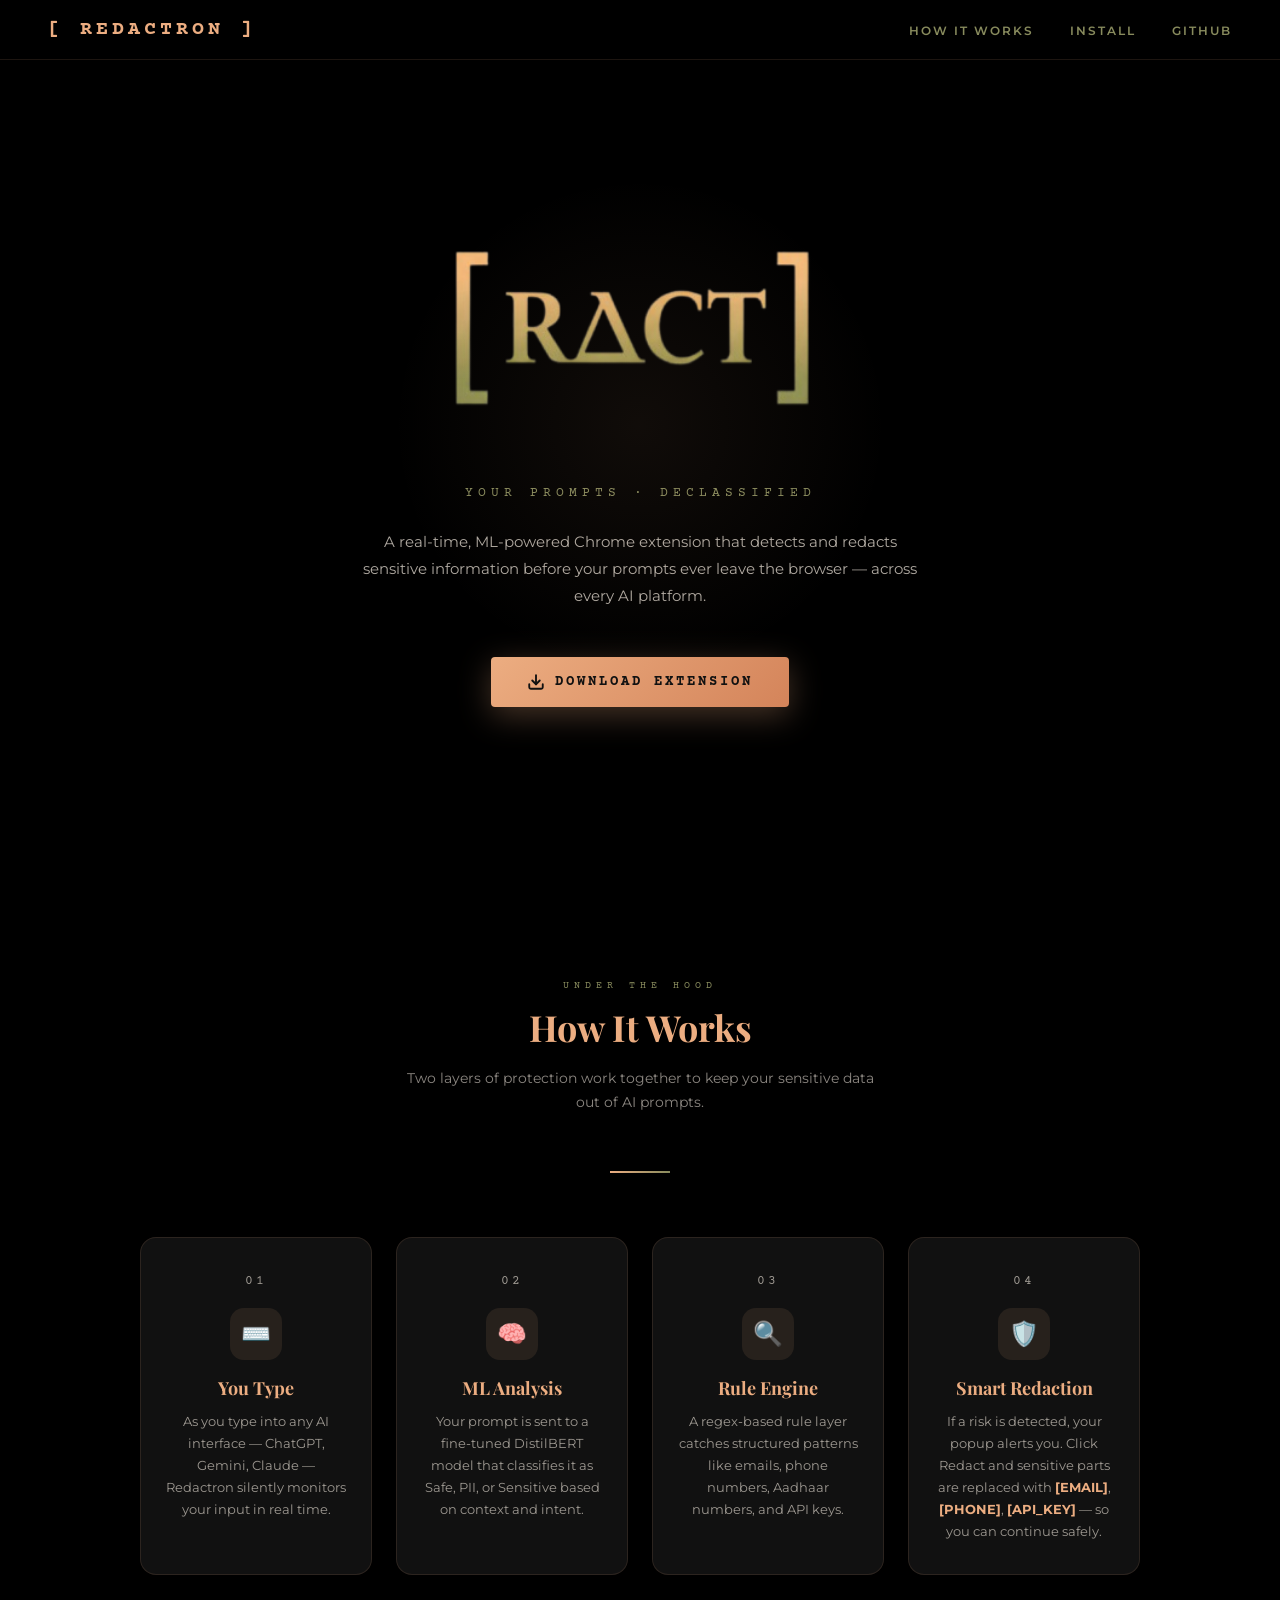
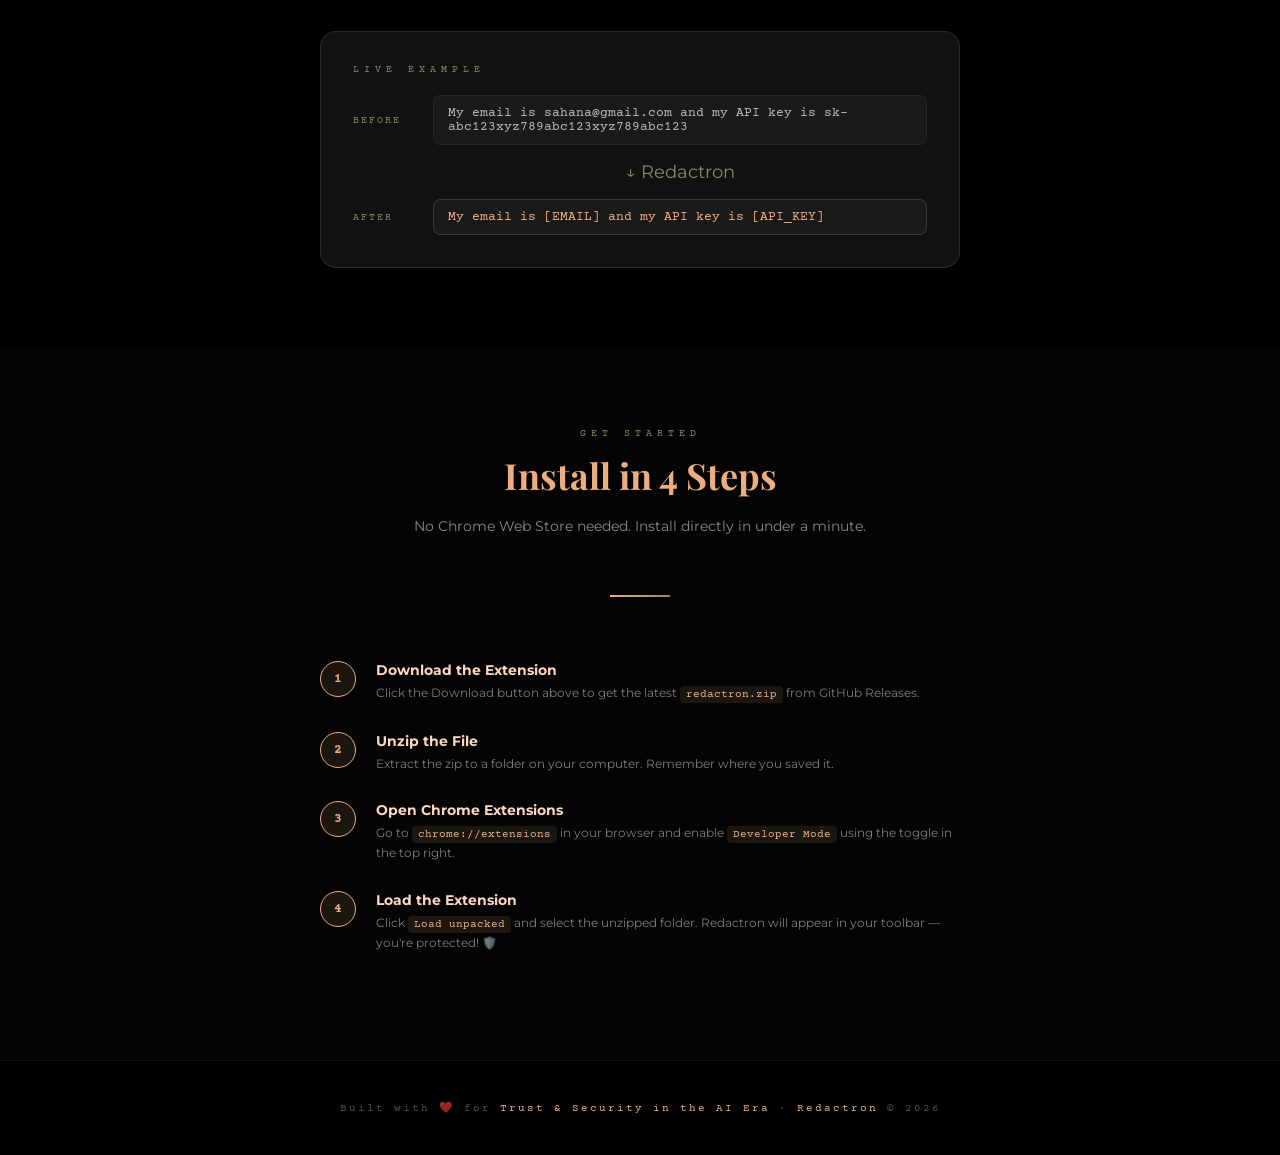
<file: index.html>
<!DOCTYPE html>
<html lang="en">
<head>
  <meta charset="UTF-8"/>
  <meta name="viewport" content="width=device-width, initial-scale=1.0"/>
  <title>Redactron — Your Prompts, Declassified</title>
  <link href="https://fonts.googleapis.com/css2?family=Playfair+Display:wght@700&family=Montserrat:wght@400;500;600;700&family=Courier+Prime:wght@400;700&display=swap" rel="stylesheet"/>
  <style>
    *, *::before, *::after { margin: 0; padding: 0; box-sizing: border-box; }

    :root {
      --bg:        #000000;
      --card:      #111111;
      --orange:    #ECAD81;
      --orange2:   #d4845a;
      --olive:     #888B5D;
      --light:     #FCD7BD;
      --text:      #e8e0d5;
    }

    html { scroll-behavior: smooth; }

    body {
      background: var(--bg);
      color: var(--text);
      font-family: 'Montserrat', sans-serif;
      overflow-x: hidden;
    }

    /* ── NAV ── */
    nav {
      position: fixed;
      top: 0; left: 0; right: 0;
      z-index: 100;
      display: flex;
      align-items: center;
      justify-content: space-between;
      padding: 18px 48px;
      background: rgba(0,0,0,0.88);
      backdrop-filter: blur(12px);
      border-bottom: 1px solid rgba(236,173,129,0.12);
    }

    .nav-logo {
      font-family: 'Courier Prime', monospace;
      font-weight: 700;
      font-size: 20px;
      letter-spacing: 4px;
      color: var(--orange);
    }

    .nav-links a {
      color: var(--olive);
      text-decoration: none;
      font-size: 12px;
      letter-spacing: 2px;
      margin-left: 32px;
      font-weight: 600;
      text-transform: uppercase;
      transition: color 0.3s;
    }

    .nav-links a:hover { color: var(--orange); }

    /* ── HERO ── */
    .hero {
      min-height: 100vh;
      display: flex;
      flex-direction: column;
      align-items: center;
      justify-content: center;
      text-align: center;
      padding: 120px 24px 80px;
      position: relative;
      z-index: 1;
    }

    .hero::after {
      content: "";
      position: absolute;
      width: 500px;
      height: 500px;
      background: radial-gradient(circle, rgba(236,173,129,0.07) 0%, transparent 70%);
      border-radius: 50%;
      top: 50%;
      left: 50%;
      transform: translate(-50%, -55%);
      pointer-events: none;
    }

    .logo-wrap {
      margin-bottom: 32px;
      animation: fadeDown 0.9s ease both;
    }

    @keyframes fadeDown {
      from { opacity: 0; transform: translateY(-24px); }
      to   { opacity: 1; transform: translateY(0); }
    }

    .hero-tagline {
      font-family: 'Courier Prime', monospace;
      font-size: 13px;
      letter-spacing: 5px;
      color: var(--olive);
      text-transform: uppercase;
      margin-bottom: 28px;
      animation: fadeUp 1s 0.2s ease both;
    }

    .hero-desc {
      max-width: 560px;
      font-size: 15px;
      line-height: 1.8;
      color: rgba(232,224,213,0.75);
      margin-bottom: 48px;
      animation: fadeUp 1s 0.35s ease both;
    }

    @keyframes fadeUp {
      from { opacity: 0; transform: translateY(20px); }
      to   { opacity: 1; transform: translateY(0); }
    }

    .btn-download {
      display: inline-flex;
      align-items: center;
      gap: 10px;
      background: linear-gradient(135deg, var(--orange), var(--orange2));
      color: #111;
      font-family: 'Courier Prime', monospace;
      font-weight: 700;
      font-size: 14px;
      letter-spacing: 3px;
      text-transform: uppercase;
      text-decoration: none;
      padding: 16px 36px;
      border-radius: 4px;
      transition: transform 0.25s, box-shadow 0.25s;
      box-shadow: 0 8px 32px rgba(236,173,129,0.3);
      animation: fadeUp 1s 0.5s ease both;
    }

    .btn-download:hover {
      transform: translateY(-3px);
      box-shadow: 0 16px 40px rgba(236,173,129,0.45);
    }

    /* ── DIVIDER ── */
    .divider {
      width: 60px;
      height: 2px;
      background: linear-gradient(90deg, var(--orange), var(--olive));
      margin: 0 auto 64px;
    }

    section {
      position: relative;
      z-index: 1;
      padding: 80px 24px;
    }

    .section-label {
      font-family: 'Courier Prime', monospace;
      font-size: 10px;
      letter-spacing: 5px;
      color: var(--olive);
      text-transform: uppercase;
      text-align: center;
      margin-bottom: 12px;
    }

    .section-title {
      font-family: 'Playfair Display', serif;
      font-size: 36px;
      color: var(--orange);
      text-align: center;
      margin-bottom: 16px;
    }

    .section-sub {
      text-align: center;
      color: rgba(232,224,213,0.6);
      font-size: 14px;
      max-width: 480px;
      margin: 0 auto 56px;
      line-height: 1.7;
    }

    /* ── HOW IT WORKS ── */
    .steps {
      display: grid;
      grid-template-columns: repeat(auto-fit, minmax(220px, 1fr));
      gap: 24px;
      max-width: 1000px;
      margin: 0 auto;
    }

    .step-card {
      background: var(--card);
      border: 1px solid rgba(236,173,129,0.12);
      border-radius: 16px;
      padding: 32px 24px;
      text-align: center;
      transition: transform 0.3s, border-color 0.3s;
      position: relative;
      overflow: hidden;
    }

    .step-card::before {
      content: "";
      position: absolute;
      top: 0; left: 0; right: 0;
      height: 2px;
      background: linear-gradient(90deg, var(--orange), var(--olive));
      opacity: 0;
      transition: opacity 0.3s;
    }

    .step-card:hover { transform: translateY(-6px); border-color: rgba(236,173,129,0.3); }
    .step-card:hover::before { opacity: 1; }

    .step-number {
      font-family: 'Courier Prime', monospace;
      font-size: 11px;
      letter-spacing: 3px;
      color: var(--olive);
      margin-bottom: 16px;
    }

    .step-icon {
      width: 52px;
      height: 52px;
      background: rgba(236,173,129,0.1);
      border-radius: 14px;
      display: flex;
      align-items: center;
      justify-content: center;
      margin: 0 auto 16px;
      font-size: 24px;
    }

    .step-card h3 {
      font-family: 'Playfair Display', serif;
      font-size: 18px;
      color: var(--orange);
      margin-bottom: 10px;
    }

    .step-card p {
      font-size: 13px;
      color: rgba(232,224,213,0.65);
      line-height: 1.7;
    }

    /* ── DEMO ── */
    .demo-wrap {
      max-width: 640px;
      margin: 0 auto;
      background: var(--card);
      border: 1px solid rgba(236,173,129,0.15);
      border-radius: 16px;
      padding: 32px;
    }

    .demo-row {
      display: flex;
      align-items: center;
      gap: 16px;
      margin-bottom: 16px;
    }

    .demo-row:last-child { margin-bottom: 0; }

    .demo-label {
      font-family: 'Courier Prime', monospace;
      font-size: 10px;
      letter-spacing: 2px;
      color: var(--olive);
      width: 64px;
      flex-shrink: 0;
    }

    .demo-text {
      font-family: 'Courier Prime', monospace;
      font-size: 13px;
      background: rgba(255,255,255,0.04);
      border-radius: 8px;
      padding: 10px 14px;
      flex: 1;
      color: rgba(232,224,213,0.8);
      border: 1px solid rgba(255,255,255,0.06);
    }

    .demo-text.redacted {
      color: var(--orange);
      border-color: rgba(236,173,129,0.2);
    }

    .demo-arrow { color: var(--olive); font-size: 18px; }

    /* ── INSTALL ── */
    .install-steps {
      max-width: 640px;
      margin: 0 auto;
    }

    .install-step {
      display: flex;
      gap: 20px;
      margin-bottom: 28px;
      align-items: flex-start;
    }

    .install-num {
      width: 36px;
      height: 36px;
      border-radius: 50%;
      background: rgba(236,173,129,0.1);
      border: 1.5px solid var(--orange);
      display: flex;
      align-items: center;
      justify-content: center;
      font-family: 'Courier Prime', monospace;
      font-size: 13px;
      color: var(--orange);
      flex-shrink: 0;
      font-weight: 700;
    }

    .install-text h4 {
      font-size: 14px;
      font-weight: 700;
      color: var(--light);
      margin-bottom: 4px;
    }

    .install-text p {
      font-size: 12px;
      color: rgba(232,224,213,0.55);
      line-height: 1.6;
    }

    .install-text code {
      font-family: 'Courier Prime', monospace;
      background: rgba(236,173,129,0.1);
      color: var(--orange);
      padding: 2px 6px;
      border-radius: 4px;
      font-size: 11px;
    }

    /* ── FOOTER ── */
    footer {
      position: relative;
      z-index: 1;
      text-align: center;
      padding: 40px 24px;
      border-top: 1px solid rgba(236,173,129,0.08);
      font-family: 'Courier Prime', monospace;
      font-size: 11px;
      letter-spacing: 2px;
      color: rgba(136,139,93,0.6);
    }

    footer span { color: var(--orange); }
  </style>
</head>
<body>

<!-- NAV -->
<nav>
  <div class="nav-logo">[ REDACTRON ]</div>
  <div class="nav-links">
    <a href="#how-it-works">How It Works</a>
    <a href="#install">Install</a>
    <a href="https://github.com/Sahana240107/Redactron" target="_blank">GitHub</a>
  </div>
</nav>

<!-- HERO -->
<section class="hero">

  <!-- UPLOADED LOGO IMAGE -->
  <div class="logo-wrap">
    <img src="logo.png" alt="Redactron Logo" style="width: 420px;height:px max-width: 90vw;"/>
  </div>

  <p class="hero-tagline">Your Prompts · Declassified</p>
  <p class="hero-desc">
    A real-time, ML-powered Chrome extension that detects and redacts sensitive information before your prompts ever leave the browser — across every AI platform.
  </p>

  <a class="btn-download" href="https://github.com/Sahana240107/Redactron/releases/latest/download/redactron.zip">
    <svg width="18" height="18" viewBox="0 0 24 24" fill="none" stroke="currentColor" stroke-width="2.5" stroke-linecap="round" stroke-linejoin="round">
      <path d="M21 15v4a2 2 0 0 1-2 2H5a2 2 0 0 1-2-2v-4"/>
      <polyline points="7 10 12 15 17 10"/>
      <line x1="12" y1="15" x2="12" y2="3"/>
    </svg>
    Download Extension
  </a>

</section>

<!-- HOW IT WORKS -->
<section id="how-it-works">
  <p class="section-label">Under the Hood</p>
  <h2 class="section-title">How It Works</h2>
  <p class="section-sub">Two layers of protection work together to keep your sensitive data out of AI prompts.</p>
  <div class="divider"></div>

  <div class="steps">
    <div class="step-card">
      <p class="step-number">01</p>
      <div class="step-icon">⌨️</div>
      <h3>You Type</h3>
      <p>As you type into any AI interface — ChatGPT, Gemini, Claude — Redactron silently monitors your input in real time.</p>
    </div>
    <div class="step-card">
      <p class="step-number">02</p>
      <div class="step-icon">🧠</div>
      <h3>ML Analysis</h3>
      <p>Your prompt is sent to a fine-tuned DistilBERT model that classifies it as Safe, PII, or Sensitive based on context and intent.</p>
    </div>
    <div class="step-card">
      <p class="step-number">03</p>
      <div class="step-icon">🔍</div>
      <h3>Rule Engine</h3>
      <p>A regex-based rule layer catches structured patterns like emails, phone numbers, Aadhaar numbers, and API keys.</p>
    </div>
    <div class="step-card">
      <p class="step-number">04</p>
      <div class="step-icon">🛡️</div>
      <h3>Smart Redaction</h3>
      <p>If a risk is detected, your popup alerts you. Click Redact and sensitive parts are replaced with <strong style="color:var(--orange)">[EMAIL]</strong>, <strong style="color:var(--orange)">[PHONE]</strong>, <strong style="color:var(--orange)">[API_KEY]</strong> — so you can continue safely.</p>
    </div>
  </div>

  <!-- Demo block -->
  <div class="demo-wrap" style="margin-top: 56px;">
    <p class="section-label" style="text-align:left; margin-bottom:20px;">Live Example</p>
    <div class="demo-row">
      <span class="demo-label">BEFORE</span>
      <span class="demo-text">My email is sahana@gmail.com and my API key is sk-abc123xyz789abc123xyz789abc123</span>
    </div>
    <div class="demo-row" style="justify-content:center; margin: 0 0 16px 80px;">
      <span class="demo-arrow">↓ Redactron</span>
    </div>
    <div class="demo-row">
      <span class="demo-label">AFTER</span>
      <span class="demo-text redacted">My email is [EMAIL] and my API key is [API_KEY]</span>
    </div>
  </div>
</section>

<!-- INSTALL -->
<section id="install" style="background: rgba(255,255,255,0.015);">
  <p class="section-label">Get Started</p>
  <h2 class="section-title">Install in 4 Steps</h2>
  <p class="section-sub">No Chrome Web Store needed. Install directly in under a minute.</p>
  <div class="divider"></div>

  <div class="install-steps">
    <div class="install-step">
      <div class="install-num">1</div>
      <div class="install-text">
        <h4>Download the Extension</h4>
        <p>Click the Download button above to get the latest <code>redactron.zip</code> from GitHub Releases.</p>
      </div>
    </div>
    <div class="install-step">
      <div class="install-num">2</div>
      <div class="install-text">
        <h4>Unzip the File</h4>
        <p>Extract the zip to a folder on your computer. Remember where you saved it.</p>
      </div>
    </div>
    <div class="install-step">
      <div class="install-num">3</div>
      <div class="install-text">
        <h4>Open Chrome Extensions</h4>
        <p>Go to <code>chrome://extensions</code> in your browser and enable <code>Developer Mode</code> using the toggle in the top right.</p>
      </div>
    </div>
    <div class="install-step">
      <div class="install-num">4</div>
      <div class="install-text">
        <h4>Load the Extension</h4>
        <p>Click <code>Load unpacked</code> and select the unzipped folder. Redactron will appear in your toolbar — you're protected! 🛡️</p>
      </div>
    </div>
  </div>
</section>

<!-- FOOTER -->
<footer>
  Built with ❤️ for <span>Trust &amp; Security in the AI Era</span> · <span>Redactron</span> © 2026
</footer>

</body>
</html>
</file>
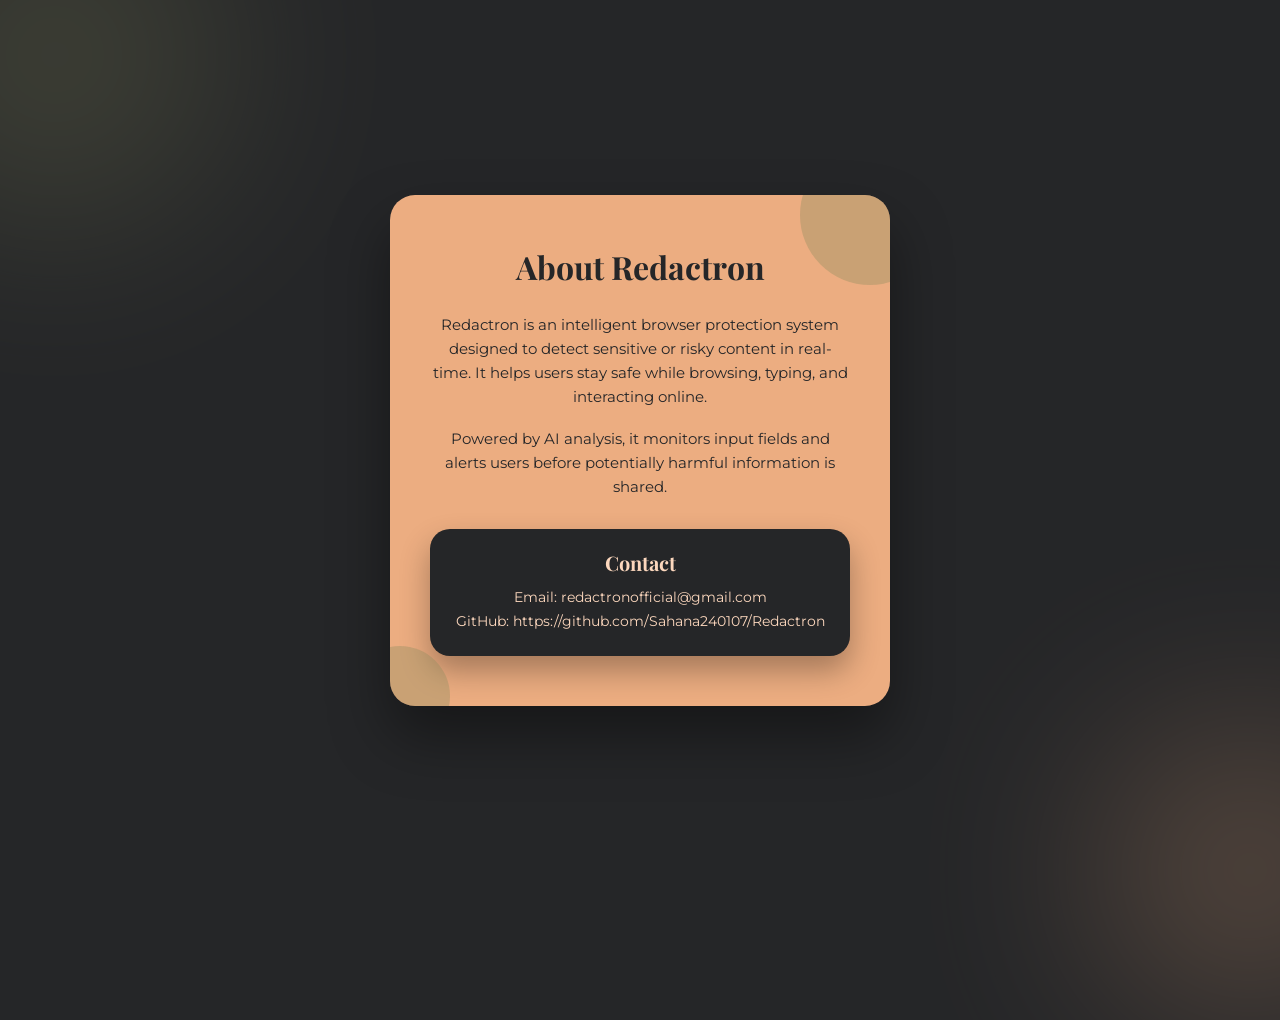
<file: ai_firewall_extension/about.html>
<!DOCTYPE html>
<html>
<head>
  <meta charset="UTF-8">
  <title>About - Redactron</title>
  <link rel="stylesheet" href="about.css">
</head>
<body>

<div class="about-wrapper">

  <div class="about-card">

    <h1>About Redactron</h1>

    <p class="about-text">
      Redactron is an intelligent browser protection system designed to 
      detect sensitive or risky content in real-time. 
      It helps users stay safe while browsing, typing, and interacting online.
    </p>

    <p class="about-text">
      Powered by AI analysis, it monitors input fields and alerts users 
      before potentially harmful information is shared.
    </p>
    <div class="contact-panel" id="contactPanel">
      <h3>Contact</h3>
      <p>Email: redactronofficial@gmail.com</p>
      <p>GitHub: https://github.com/Sahana240107/Redactron</p>
    </div>

  </div>

</div>

</body>
</html>
</file>
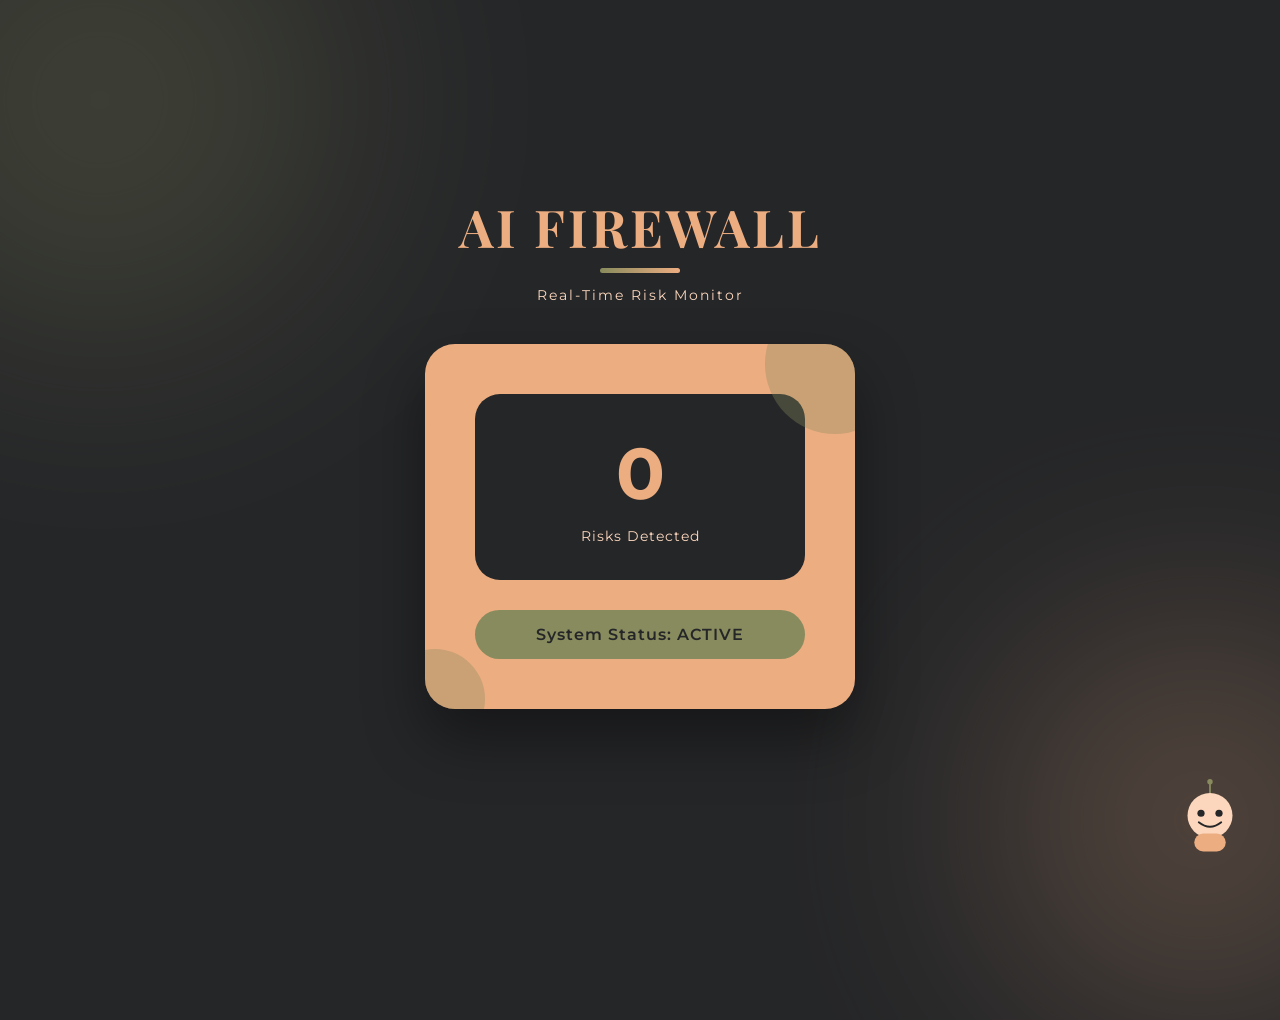
<file: ai_firewall_extension/dashboard.html>
<!DOCTYPE html>
<html>
<head>
  <meta charset="UTF-8">
  <title>Redactron:Because "Ctrl+Z" won't delete it from the cloud</title>
  <link rel="stylesheet" href="dashboard.css">
</head>

<body>

<!-- Floating AI Buddy -->
<div class="ai-buddy" id="aiBuddy">
  <svg viewBox="0 0 200 200" width="100%" height="100%">
    <circle cx="100" cy="90" r="50" fill="#FCD7BD"/>
    <circle cx="80" cy="85" r="8" fill="#252628"/>
    <circle cx="120" cy="85" r="8" fill="#252628"/>
    <path d="M75 105 Q100 125 125 105"
          stroke="#252628"
          stroke-width="4"
          fill="transparent"
          stroke-linecap="round"/>
    <line x1="100" y1="40" x2="100" y2="20"
          stroke="#888B5D"
          stroke-width="4"/>
    <circle cx="100" cy="15" r="6" fill="#888B5D"/>
    <rect x="65" y="130" width="70" height="40" rx="20" fill="#ECAD81"/>
  </svg>
</div>

<!-- Contact Popup -->
<div class="contact-panel" id="contactPanel">
  <h3>Curious who built this digital bodyguard? </h3>
  <p class="mini-text">
    We promise we’re friendlier than the firewall looks.
  </p>
  <a href="about.html" class="about-btn">
     Meet The Humans Behind The AI
  </a>
</div>

<div class="page">

  <div class="main-title">
    <h1>AI Firewall</h1>
    <p class="subtitle">Real-Time Risk Monitor</p>
  </div>

  <div class="glass-card">
    <div class="risk-box">
      <div class="risk-number">0</div>
      <div class="risk-label">Risks Detected</div>
    </div>

    <div class="status">
      <span>System Status: ACTIVE</span>
    </div>
  </div>

</div>

<!-- External JS file -->
<script src="dashboard.js"></script>

</body>
</html>
</file>
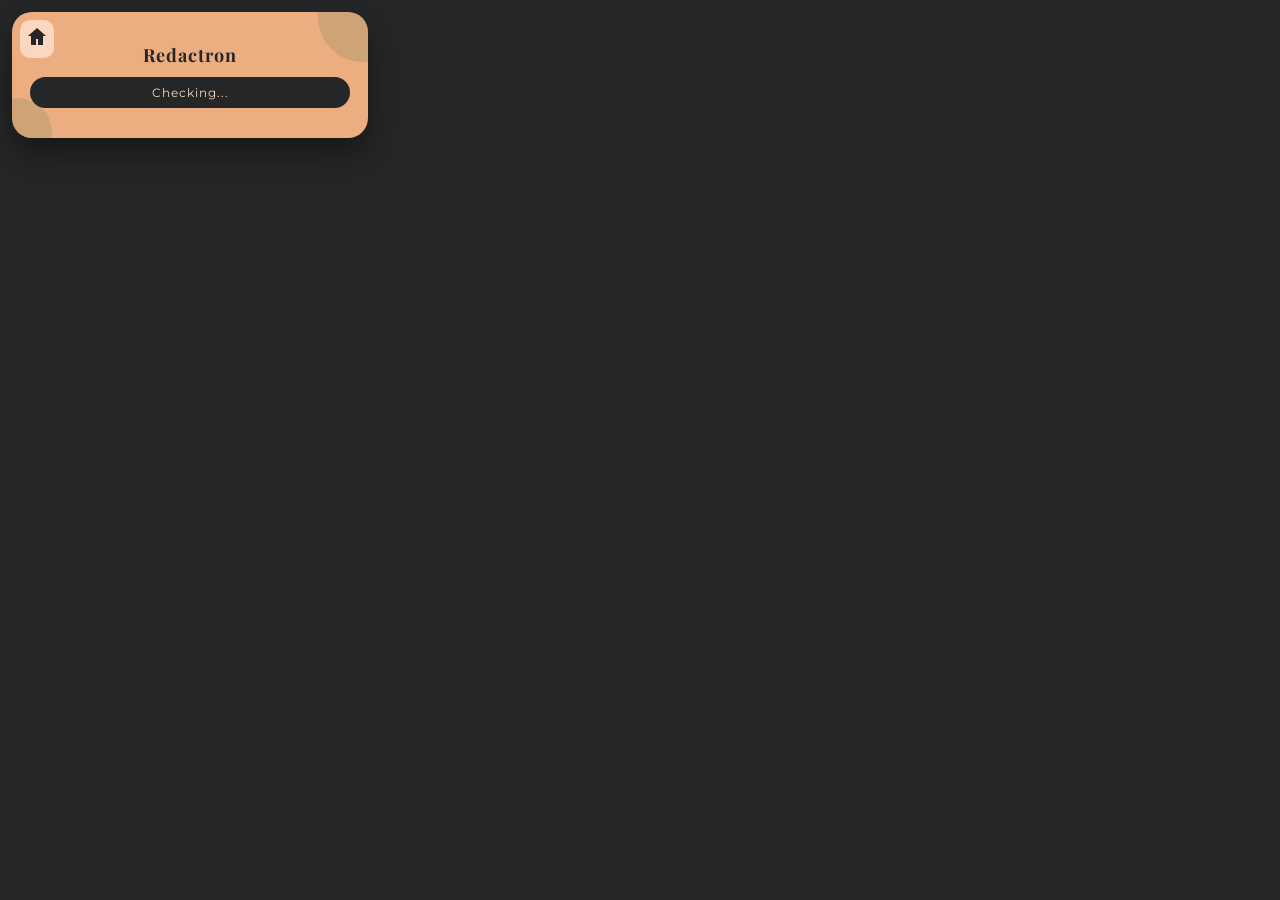
<file: ai_firewall_extension/popup.html>
<!DOCTYPE html>
<html>
<head>
  <meta charset="UTF-8">
  <title>AI Firewall</title>
  <link rel="stylesheet" href="popup.css">
</head>
<body>

<div class="popup-wrapper">
  <div class="popup-card">

    <div class="homeicon" id="homeBtn">
      <svg viewBox="0 0 24 24" width="24" height="24" fill="#252628">
        <path d="M12 3l9 8h-3v9h-5v-6H11v6H6v-9H3l9-8z"/>
      </svg>
    </div>

    <h2>Redactron</h2>

    <div class="risk-status" id="riskStatus">
      Checking...
    </div>

    <!-- Only visible when BLOCK is detected -->
    <button id="redactBtn" style="display:none; margin-top:6px; padding:6px 16px; border-radius:12px; border:none; background:#252628; color:#ECAD81; font-family:'Montserrat',sans-serif; font-size:12px; font-weight:600; letter-spacing:1px; cursor:pointer;">
      Redact &amp; Continue
    </button>

  </div>
</div>

<script src="popup.js"></script>

</body>
</html>
</file>
<file: ai_firewall_extension/about.css>
@import url('https://fonts.googleapis.com/css2?family=Playfair+Display:wght@700&family=Montserrat:wght@500&display=swap');

* {
  margin: 0;
  padding: 0;
  box-sizing: border-box;
}

body {
  background: #252628;
  font-family: 'Montserrat', sans-serif;
  display: flex;
  justify-content: center;
  align-items: center;
  height: 100vh;
  position: relative;
  overflow: hidden;
}

/* Background Glow */
body::before,
body::after {
  content: "";
  position: absolute;
  border-radius: 50%;
  filter: blur(100px);
  opacity: 0.25;
  z-index: 0;
}

body::before {
  width: 350px;
  height: 350px;
  background: #888B5D;
  top: -120px;
  left: -120px;
}

body::after {
  width: 300px;
  height: 300px;
  background: #ECAD81;
  bottom: -120px;
  right: -120px;
}

/* Wrapper */
.about-wrapper {
  z-index: 1;
  width: 100%;
  display: flex;
  justify-content: center;
}

/* Main Card */
.about-card {
  width: 500px;
  background: #ECAD81;
  padding: 50px 40px;
  border-radius: 25px;
  box-shadow: 0 30px 60px rgba(0,0,0,0.4);
  text-align: center;
  position: relative;
  overflow: hidden;
}

/* Decorative Olive Spots */
.about-card::before,
.about-card::after {
  content: "";
  position: absolute;
  border-radius: 50%;
  background: #888B5D;
  opacity: 0.35;
}

.about-card::before {
  width: 140px;
  height: 140px;
  top: -50px;
  right: -50px;
}

.about-card::after {
  width: 100px;
  height: 100px;
  bottom: -40px;
  left: -40px;
}

/* Title */
.about-card h1 {
  font-family: 'Playfair Display', serif;
  font-size: 32px;
  color: #252628;
  margin-bottom: 25px;
}

/* Text */
.about-text {
  color: #252628;
  font-size: 15px;
  margin-bottom: 18px;
  line-height: 1.6;
}

/* Contact Panel */
.contact-panel {
  margin-top: 30px;
  padding: 20px;
  background: #252628;
  border-radius: 20px;
  color: #FCD7BD;
  box-shadow: 0 15px 30px rgba(0,0,0,0.3);
}

.contact-panel h3 {
  margin-bottom: 12px;
  font-family: 'Playfair Display', serif;
  font-size: 20px;
}

.contact-panel p {
  font-size: 14px;
  margin: 6px 0;
}
</file>
<file: ai_firewall_extension/dashboard.css>
/* ===== GOOGLE FONTS ===== */
@import url('https://fonts.googleapis.com/css2?family=Playfair+Display:wght@700&family=Montserrat:wght@500&display=swap');

/* ===== RESET ===== */
* {
  margin: 0;
  padding: 0;
  box-sizing: border-box;
  font-family: 'Montserrat', sans-serif;
}

/* ===== BODY ===== */
body {
  height: 100vh;
  background: #252628;
  display: flex;
  justify-content: center;
  align-items: center;
  position: relative;
  overflow: hidden;
}

/* Background Glow Spots */
body::before,
body::after {
  content: "";
  position: absolute;
  border-radius: 50%;
  filter: blur(120px);
  opacity: 0.25;
  z-index: 0;
}

body::before {
  width: 500px;
  height: 500px;
  background: #888B5D;
  top: -150px;
  left: -150px;
}

body::after {
  width: 400px;
  height: 400px;
  background: #ECAD81;
  bottom: -120px;
  right: -120px;
}

/* ===== PAGE LAYOUT ===== */
.page {
  display: flex;
  flex-direction: column;
  align-items: center;
  gap: 40px;
  position: relative;
  z-index: 1;
}

/* ===== TITLE OUTSIDE BOX ===== */
.main-title {
  text-align: center;
}

.main-title h1 {
  font-family: 'Playfair Display', serif;
  font-size: 52px;
  letter-spacing: 3px;
  color: #ECAD81;
  position: relative;
  text-transform: uppercase;
}

/* Stylish underline bar */
.main-title h1::after {
  content: "";
  position: absolute;
  left: 50%;
  bottom: -12px;
  transform: translateX(-50%);
  width: 80px;
  height: 5px;
  border-radius: 10px;
  background: linear-gradient(90deg, #888B5D, #ECAD81);
}

/* Subtitle */
.main-title .subtitle {
  margin-top: 25px;
  font-size: 14px;
  letter-spacing: 2px;
  color: #FCD7BD;
}

/* ===== MAIN CARD ===== */
.glass-card {
  width: 430px;
  padding: 50px;
  border-radius: 30px;
  background: #ECAD81;
  text-align: center;
  box-shadow: 0 30px 60px rgba(0,0,0,0.4);
  position: relative;
  overflow: hidden;
}

/* Decorative green spots inside card */
.glass-card::before,
.glass-card::after {
  content: "";
  position: absolute;
  border-radius: 50%;
  background: #888B5D;
  opacity: 0.35;
}

.glass-card::before {
  width: 140px;
  height: 140px;
  top: -50px;
  right: -50px;
}

.glass-card::after {
  width: 100px;
  height: 100px;
  bottom: -40px;
  left: -40px;
}

/* ===== RISK BOX ===== */
.risk-box {
  background: #252628;
  padding: 35px;
  border-radius: 25px;
  margin-bottom: 30px;
}

.risk-number {
  font-size: 72px;
  font-weight: bold;
  color: #ECAD81;
}

.risk-label {
  font-size: 14px;
  margin-top: 10px;
  color: #FCD7BD;
  letter-spacing: 1px;
}

/* ===== BUTTON WITH FILL ANIMATION ===== */
.status {
  position: relative;
  padding: 15px;
  border-radius: 25px;
  background: #888B5D;
  cursor: pointer;
  overflow: hidden;
  font-weight: 600;
  color: #252628;
  letter-spacing: 1px;
}

.status::before {
  content: "";
  position: absolute;
  top: 0;
  left: 0;
  height: 100%;
  width: 0%;
  background: #FCD7BD;
  transition: width 0.4s ease;
  z-index: 0;
}

.status:hover::before {
  width: 100%;
}

.status span {
  position: relative;
  z-index: 1;
}
/* Wrapper to align title + character */
.title-wrapper {
  display: flex;
  align-items: center;
  gap: 20px;
  justify-content: center;
}

/* Floating AI Buddy */
.ai-buddy {
  position: fixed;
  bottom: 25px;
  right: 25px;
  width: 90px;
  height: 110px;
  cursor: pointer;
  animation: float 4s ease-in-out infinite;
  z-index: 10;
  transition: transform 0.3s ease;
}

.ai-buddy:hover {
  transform: scale(1.1);
}

@keyframes float {
  0% { transform: translateY(0px); }
  50% { transform: translateY(-8px); }
  100% { transform: translateY(0px); }
}

/* Contact Popup Hidden State */
.contact-panel {
  position: fixed;
  bottom: 150px;
  right: 30px;
  width: 260px;
  padding: 20px;
  background: #252628;
  border-radius: 20px;
  color: #FCD7BD;
  box-shadow: 0 20px 40px rgba(0,0,0,0.4);
  text-align: center;
  transform: translateY(20px);
  opacity: 0;
  pointer-events: none;
  transition: all 0.3s ease;
  z-index: 9;
}

/* When Active */
.contact-panel.show {
  transform: translateY(0);
  opacity: 1;
  pointer-events: auto;
}

.contact-panel h3 {
  font-family: 'Playfair Display', serif;
  font-size: 16px;
  margin-bottom: 8px;
}

.mini-text {
  font-size: 12px;
  opacity: 0.8;
  margin-bottom: 14px;
}

/* About Button */
.about-btn {
  display: inline-block;
  padding: 8px 16px;
  background: #ECAD81;
  color: #252628;
  border-radius: 18px;
  text-decoration: none;
  font-size: 12px;
  font-weight: 600;
  transition: all 0.3s ease;
}

.about-btn:hover {
  background: #888B5D;
  color: #FCD7BD;
  transform: scale(1.05);
}
</file>
<file: ai_firewall_extension/popup.css>
@import url('https://fonts.googleapis.com/css2?family=Playfair+Display:wght@700&family=Montserrat:wght@500&display=swap');

* {
  margin: 0;
  padding: 0;
  box-sizing: border-box;
}

html, body {
  width: 380px;
  height: 150px;
}

body {
  background: #252628;
  display: flex;
  justify-content: center;
  align-items: center;
  font-family: 'Montserrat', sans-serif;
}

/* Wrapper */
.popup-wrapper {
  width: 380px;
  height: 150px;
  display: flex;
  justify-content: center;
  align-items: center;
  padding: 12px;
}

/* Main Card */
.popup-card {
  width: 100%;
  height: 100%;
  padding: 14px 18px;
  background: #ECAD81;
  border-radius: 20px;
  text-align: center;
  position: relative;
  box-shadow: 0 15px 30px rgba(0,0,0,0.4);
  overflow: hidden;
  display: flex;
  flex-direction: column;
  justify-content: center;
  gap: 10px;
}

/* Decorative Spots */
.popup-card::before,
.popup-card::after {
  content: "";
  position: absolute;
  border-radius: 50%;
  background: #888B5D;
  opacity: 0.3;
}

.popup-card::before {
  width: 90px;
  height: 90px;
  top: -40px;
  right: -40px;
}

.popup-card::after {
  width: 70px;
  height: 70px;
  bottom: -30px;
  left: -30px;
}

/* HOME ICON */
.homeicon {
  position: absolute;
  top: 8px;
  left: 8px;
  background: #FCD7BD;
  padding: 5px;
  border-radius: 10px;
  cursor: pointer;
  transition: all 0.3s ease;
}

.homeicon:hover {
  background: #888B5D;
  transform: scale(1.05);
}

/* Title */
.popup-card h2 {
  font-family: 'Playfair Display', serif;
  font-size: 18px;
  color: #252628;
  margin: 0;
  letter-spacing: 1px;
}

/* Risk Status */
.risk-status {
  padding: 8px;
  border-radius: 18px;
  background: #252628;
  color: #FCD7BD;
  font-size: 12px;
  letter-spacing: 1px;
  position: relative;
  z-index: 2;
}

/* SAFE */
.risk-status.safe {
  border: 2px solid #888B5D;
}

/* DANGER */
.risk-status.danger {
  color: #ECAD81;
  border: 2px solid #ECAD81;
  animation: pulse 1.5s infinite;
}

@keyframes pulse {
  0%   { box-shadow: 0 0 0px rgba(236,173,129,0.6); }
  50%  { box-shadow: 0 0 8px rgba(236,173,129,0.8); }
  100% { box-shadow: 0 0 0px rgba(236,173,129,0.6); }
}
</file>
